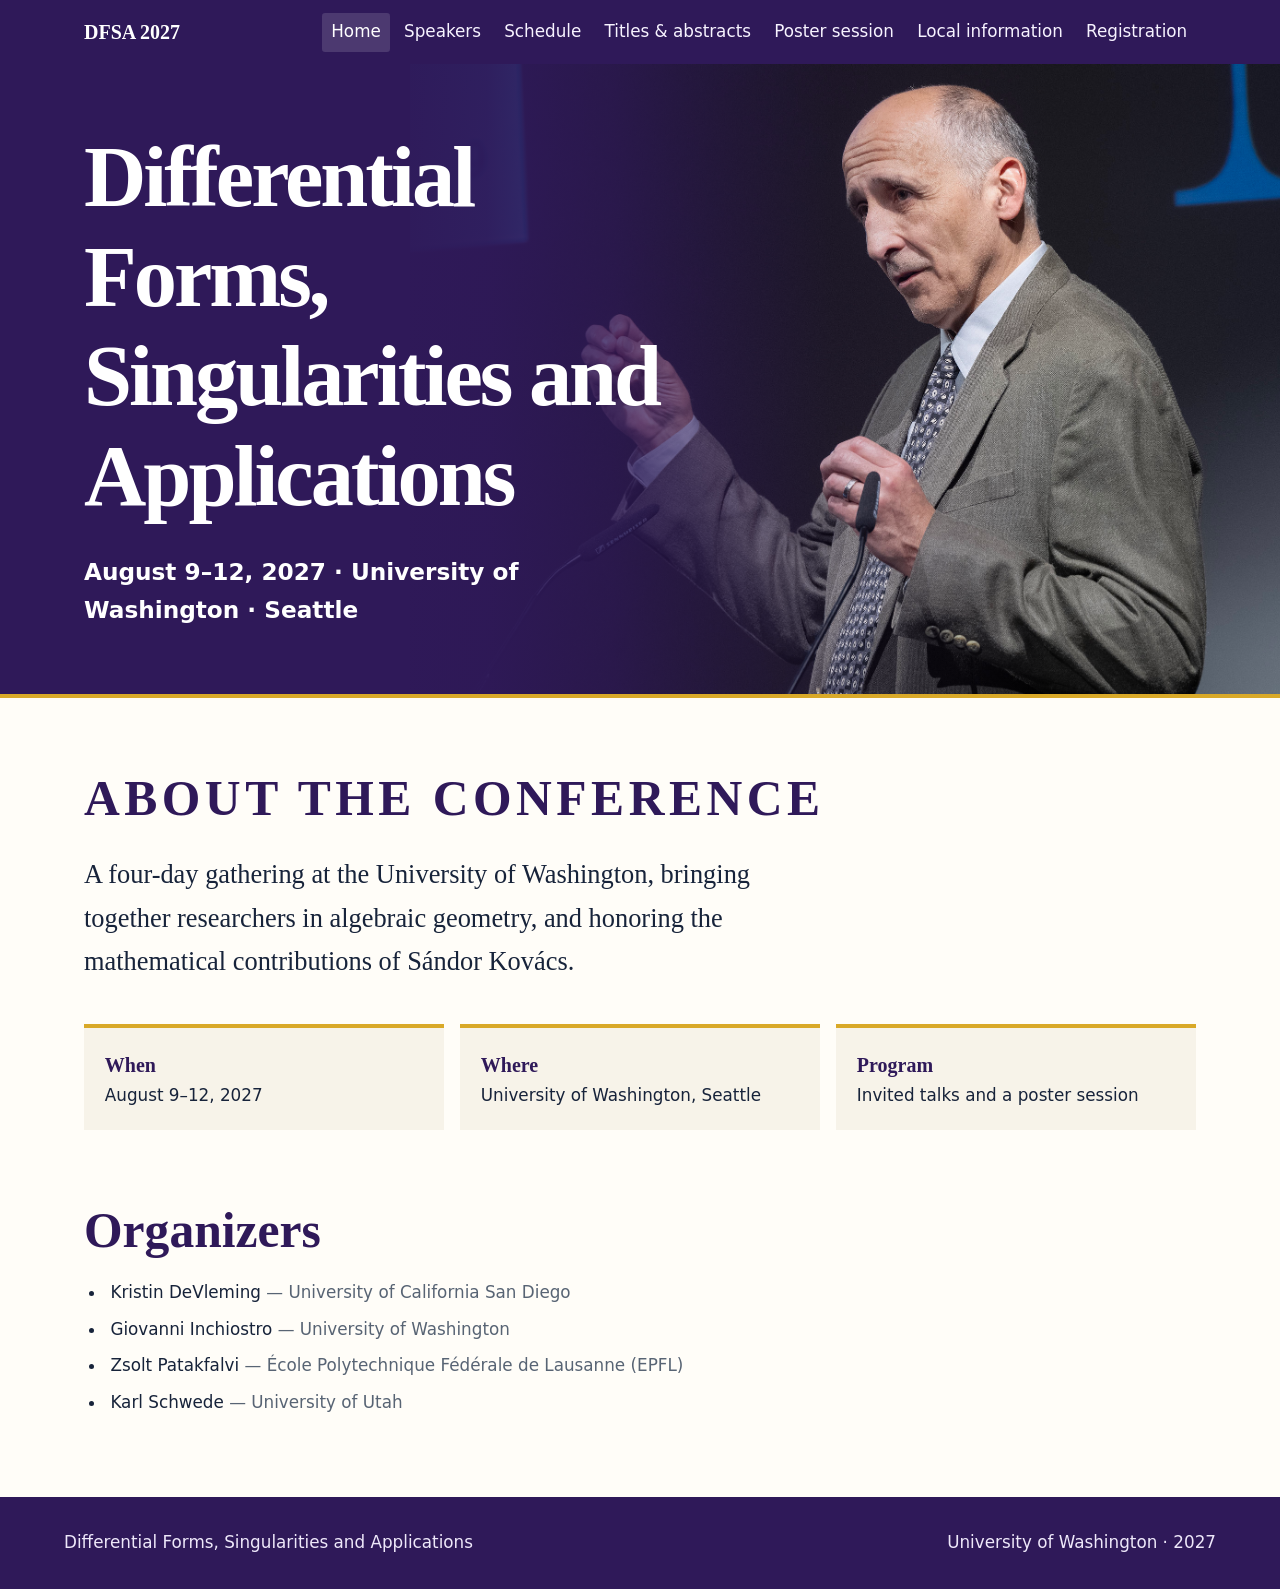
<file: index.html>
<!doctype html>
<html lang="en">
<head>
  <meta charset="utf-8">
  <meta name="viewport" content="width=device-width, initial-scale=1">
  <meta name="description" content="Differential Forms, Singularities and Applications, August 9–12, 2027, at the University of Washington in Seattle.">
  <title>Differential Forms, Singularities and Applications</title>
  <link rel="stylesheet" href="styles.css">
</head>
<body>
  <a class="skip-link" href="#main">Skip to main content</a>
  <header class="site-header">
    <div class="nav-wrap">
      <a class="site-mark" href="index.html" aria-label="Conference home">DFSA 2027</a>
      <nav class="site-nav" aria-label="Main navigation">
        <a class="nav-link" href="index.html" aria-current="page">Home</a>
        <a class="nav-link" href="speakers.html">Speakers</a>
        <a class="nav-link" href="schedule.html">Schedule</a>
        <a class="nav-link" href="abstracts.html">Titles &amp; abstracts</a>
        <a class="nav-link" href="posters.html">Poster session</a>
        <a class="nav-link" href="local.html">Local information</a>
        <a class="nav-link" href="registration.html">Registration</a>
      </nav>
    </div>
  </header>
  <main id="main" class="home-main">
    <section class="hero" aria-labelledby="conference-title">
      <img class="hero-photo" src="assets/KovacsPhotoTalk.jpg" alt="Sándor Kovács giving a talk" fetchpriority="high" width="1920" height="1280">
      <div class="hero-content">
        <h1 id="conference-title">Differential Forms, Singularities and Applications</h1>
        <p class="hero-details">August 9–12, 2027 · University of Washington · Seattle</p>
      </div>
    </section>
    <section class="home-section" aria-labelledby="about-heading">
      <h2 class="eyebrow" id="about-heading">About the conference</h2>
      <p class="lead">A four-day gathering at the University of Washington, bringing together researchers in algebraic geometry, and honoring the mathematical contributions of Sándor Kovács.</p>
      <div class="facts">
        <div class="fact"><strong>When</strong>August 9–12, 2027</div>
        <div class="fact"><strong>Where</strong>University of Washington, Seattle</div>
        <div class="fact"><strong>Program</strong>Invited talks and a poster session</div>
      </div>
    </section>
    <section class="home-section organizers-section" aria-labelledby="organizers-heading">
      <h2 id="organizers-heading">Organizers</h2>
      <ul class="organizer-list">
        <li>Kristin DeVleming <span>University of California San Diego</span></li>
        <li>Giovanni Inchiostro <span>University of Washington</span></li>
        <li>Zsolt Patakfalvi <span>École Polytechnique Fédérale de Lausanne (EPFL)</span></li>
        <li>Karl Schwede <span>University of Utah</span></li>
      </ul>
    </section>
  </main>
  <footer class="site-footer"><div class="footer-inner"><p>Differential Forms, Singularities and Applications</p><p>University of Washington · 2027</p></div></footer>
</body>
</html>
</file>
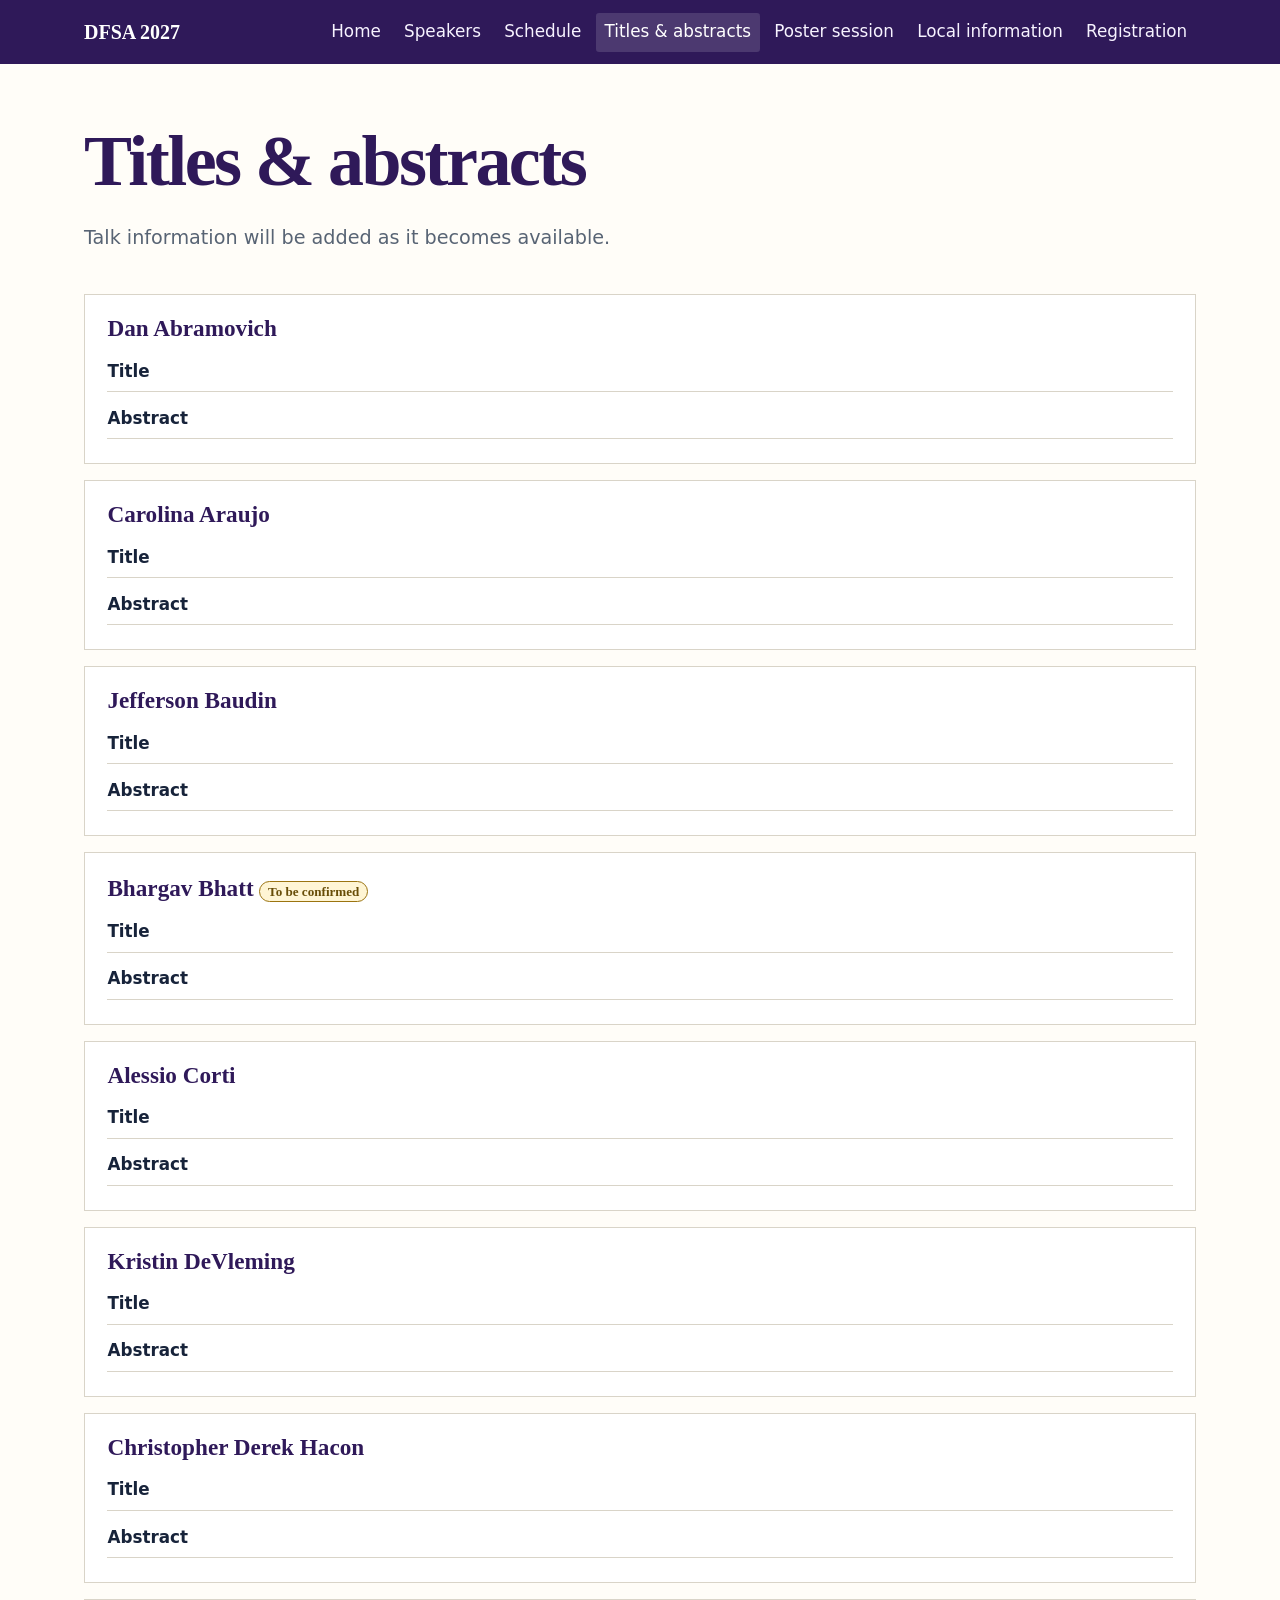
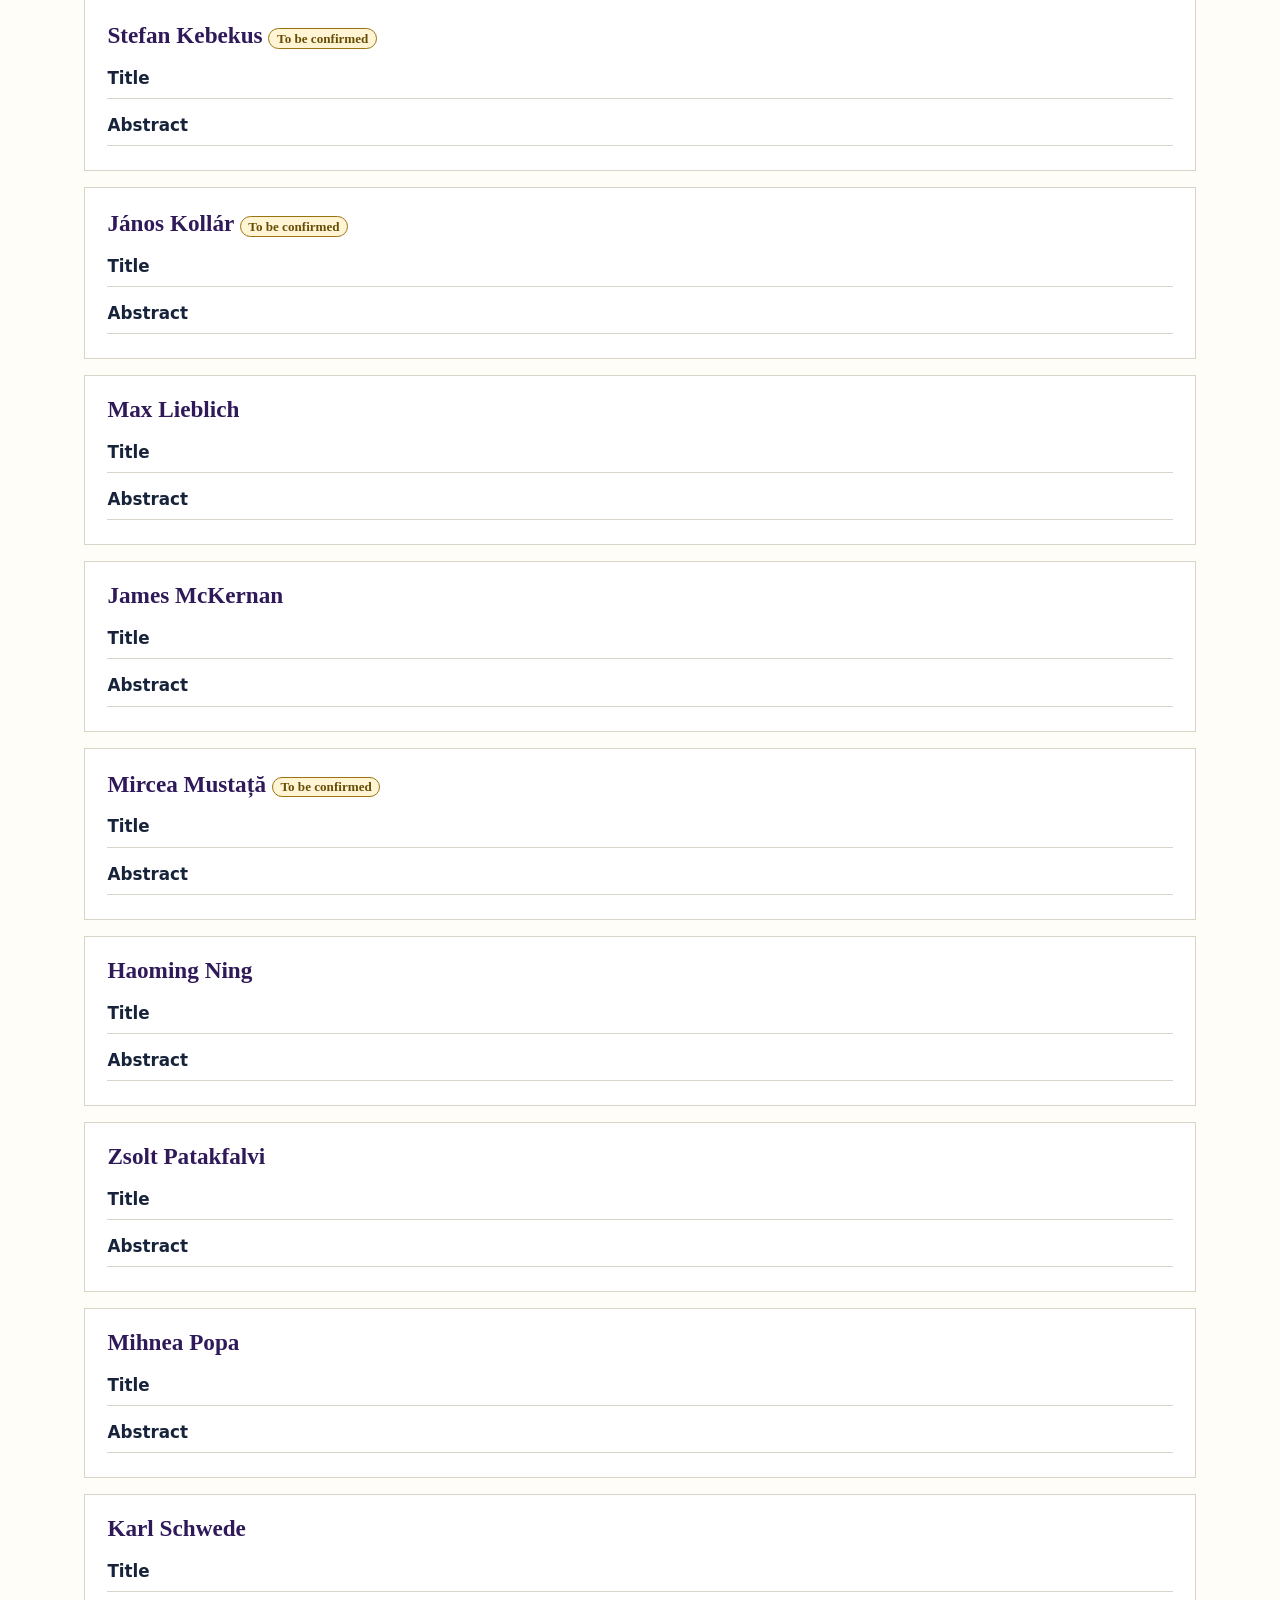
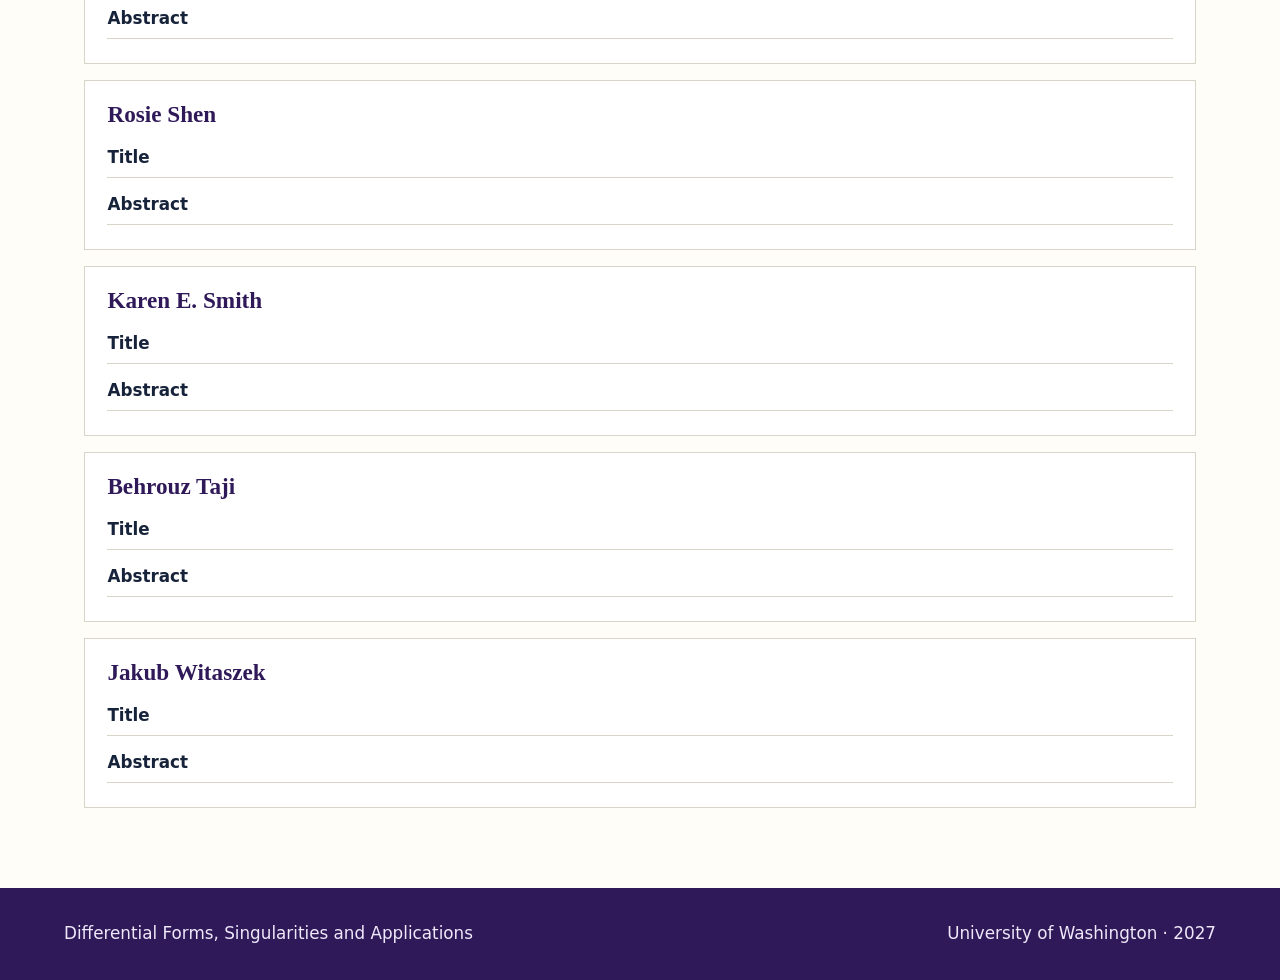
<file: abstracts.html>
<!doctype html>
<html lang="en"><head><meta charset="utf-8"><meta name="viewport" content="width=device-width, initial-scale=1"><meta name="description" content="Talk titles and abstracts for Differential Forms, Singularities and Applications."><title>Titles and abstracts · DFSA 2027</title><link rel="stylesheet" href="styles.css"></head>
<body><a class="skip-link" href="#main">Skip to main content</a><header class="site-header"><div class="nav-wrap"><a class="site-mark" href="index.html" aria-label="Conference home">DFSA 2027</a><nav class="site-nav" aria-label="Main navigation"><a class="nav-link" href="index.html">Home</a><a class="nav-link" href="speakers.html">Speakers</a><a class="nav-link" href="schedule.html">Schedule</a><a class="nav-link" href="abstracts.html" aria-current="page">Titles &amp; abstracts</a><a class="nav-link" href="posters.html">Poster session</a><a class="nav-link" href="local.html">Local information</a><a class="nav-link" href="registration.html">Registration</a></nav></div></header>
<main id="main"><header class="page-intro"><h1>Titles &amp; abstracts</h1><p>Talk information will be added as it becomes available.</p></header>
<div class="abstracts">
<article class="abstract-entry"><h2>Dan Abramovich</h2><p class="blank-field"><strong>Title</strong></p><p class="blank-field"><strong>Abstract</strong></p></article>
<article class="abstract-entry"><h2>Carolina Araujo</h2><p class="blank-field"><strong>Title</strong></p><p class="blank-field"><strong>Abstract</strong></p></article>
<article class="abstract-entry"><h2>Jefferson Baudin</h2><p class="blank-field"><strong>Title</strong></p><p class="blank-field"><strong>Abstract</strong></p></article>
<article class="abstract-entry"><h2>Bhargav Bhatt <span class="status">To be confirmed</span></h2><p class="blank-field"><strong>Title</strong></p><p class="blank-field"><strong>Abstract</strong></p></article>
<article class="abstract-entry"><h2>Alessio Corti</h2><p class="blank-field"><strong>Title</strong></p><p class="blank-field"><strong>Abstract</strong></p></article>
<article class="abstract-entry"><h2>Kristin DeVleming</h2><p class="blank-field"><strong>Title</strong></p><p class="blank-field"><strong>Abstract</strong></p></article>
<article class="abstract-entry"><h2>Christopher Derek Hacon</h2><p class="blank-field"><strong>Title</strong></p><p class="blank-field"><strong>Abstract</strong></p></article>
<article class="abstract-entry"><h2>Stefan Kebekus <span class="status">To be confirmed</span></h2><p class="blank-field"><strong>Title</strong></p><p class="blank-field"><strong>Abstract</strong></p></article>
<article class="abstract-entry"><h2>János Kollár <span class="status">To be confirmed</span></h2><p class="blank-field"><strong>Title</strong></p><p class="blank-field"><strong>Abstract</strong></p></article>
<article class="abstract-entry"><h2>Max Lieblich</h2><p class="blank-field"><strong>Title</strong></p><p class="blank-field"><strong>Abstract</strong></p></article>
<article class="abstract-entry"><h2>James McKernan</h2><p class="blank-field"><strong>Title</strong></p><p class="blank-field"><strong>Abstract</strong></p></article>
<article class="abstract-entry"><h2>Mircea Mustață <span class="status">To be confirmed</span></h2><p class="blank-field"><strong>Title</strong></p><p class="blank-field"><strong>Abstract</strong></p></article>
<article class="abstract-entry"><h2>Haoming Ning</h2><p class="blank-field"><strong>Title</strong></p><p class="blank-field"><strong>Abstract</strong></p></article>
<article class="abstract-entry"><h2>Zsolt Patakfalvi</h2><p class="blank-field"><strong>Title</strong></p><p class="blank-field"><strong>Abstract</strong></p></article>
<article class="abstract-entry"><h2>Mihnea Popa</h2><p class="blank-field"><strong>Title</strong></p><p class="blank-field"><strong>Abstract</strong></p></article>
<article class="abstract-entry"><h2>Karl Schwede</h2><p class="blank-field"><strong>Title</strong></p><p class="blank-field"><strong>Abstract</strong></p></article>
<article class="abstract-entry"><h2>Rosie Shen</h2><p class="blank-field"><strong>Title</strong></p><p class="blank-field"><strong>Abstract</strong></p></article>
<article class="abstract-entry"><h2>Karen E. Smith</h2><p class="blank-field"><strong>Title</strong></p><p class="blank-field"><strong>Abstract</strong></p></article>
<article class="abstract-entry"><h2>Behrouz Taji</h2><p class="blank-field"><strong>Title</strong></p><p class="blank-field"><strong>Abstract</strong></p></article>
<article class="abstract-entry"><h2>Jakub Witaszek</h2><p class="blank-field"><strong>Title</strong></p><p class="blank-field"><strong>Abstract</strong></p></article>
</div></main>
<footer class="site-footer"><div class="footer-inner"><p>Differential Forms, Singularities and Applications</p><p>University of Washington · 2027</p></div></footer></body></html>
</file>
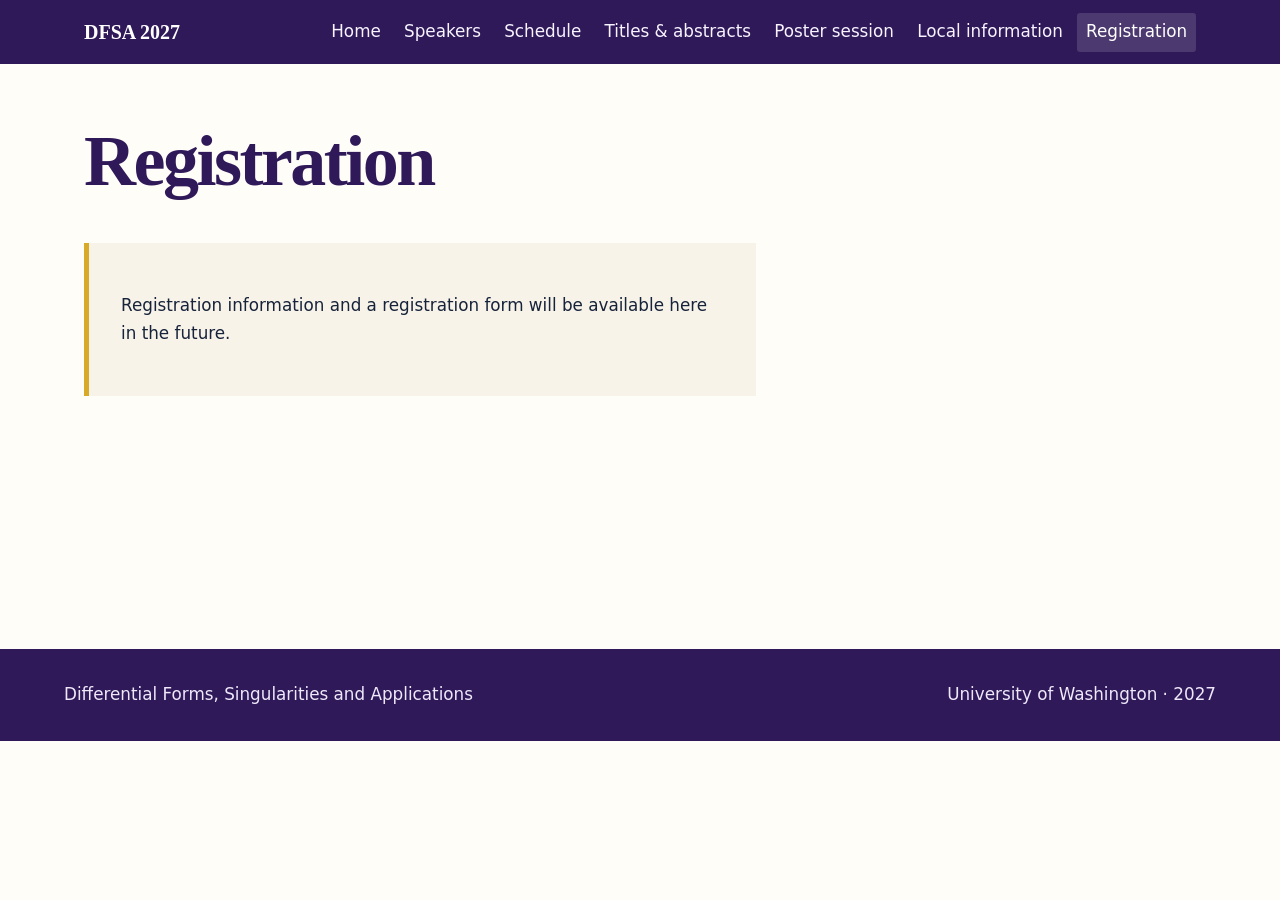
<file: registration.html>
<!doctype html>
<html lang="en">
<head><meta charset="utf-8"><meta name="viewport" content="width=device-width, initial-scale=1"><meta name="description" content="Registration information for Differential Forms, Singularities and Applications."><title>Registration · DFSA 2027</title><link rel="stylesheet" href="styles.css"></head>
<body>
<a class="skip-link" href="#main">Skip to main content</a>
<header class="site-header"><div class="nav-wrap"><a class="site-mark" href="index.html" aria-label="Conference home">DFSA 2027</a><nav class="site-nav" aria-label="Main navigation"><a class="nav-link" href="index.html">Home</a><a class="nav-link" href="speakers.html">Speakers</a><a class="nav-link" href="schedule.html">Schedule</a><a class="nav-link" href="abstracts.html">Titles &amp; abstracts</a><a class="nav-link" href="posters.html">Poster session</a><a class="nav-link" href="local.html">Local information</a><a class="nav-link" href="registration.html" aria-current="page">Registration</a></nav></div></header>
<main id="main"><header class="page-intro"><h1>Registration</h1></header><div class="empty-state"><p>Registration information and a registration form will be available here in the future.</p></div></main>
<footer class="site-footer"><div class="footer-inner"><p>Differential Forms, Singularities and Applications</p><p>University of Washington · 2027</p></div></footer>
</body>
</html>
</file>
<file: styles.css>
:root {
  --ink: #17233a;
  --muted: #586474;
  --cream: #f7f3e9;
  --paper: #fffdf8;
  --gold: #d9a928;
  --purple: #4b2e83;
  --purple-dark: #2f1959;
  --line: #d9d4c8;
  --max-width: 72rem;
}

* { box-sizing: border-box; }

html { scroll-behavior: smooth; }

body {
  margin: 0;
  color: var(--ink);
  background: var(--paper);
  font-family: Inter, ui-sans-serif, system-ui, -apple-system, BlinkMacSystemFont, "Segoe UI", sans-serif;
  font-size: 1.05rem;
  line-height: 1.65;
}

a { color: #3f2675; text-underline-offset: .18em; }
a:hover { text-decoration-thickness: .14em; }
:focus-visible { outline: .2rem solid var(--gold); outline-offset: .2rem; }

.skip-link {
  position: absolute;
  left: 1rem;
  top: -5rem;
  z-index: 10;
  padding: .7rem 1rem;
  color: white;
  background: var(--purple-dark);
}
.skip-link:focus { top: 1rem; }

.site-header { background: var(--purple-dark); color: white; }
.nav-wrap {
  max-width: var(--max-width);
  margin: auto;
  padding: .8rem 1.25rem;
  display: flex;
  align-items: center;
  justify-content: space-between;
  gap: 1.5rem;
}
.site-mark { color: white; font-family: Georgia, serif; font-size: 1.25rem; font-weight: 700; text-decoration: none; }
.site-nav { display: flex; flex-wrap: wrap; gap: .2rem .35rem; }
.nav-link { padding: .35rem .55rem; color: #f7f3ff; text-decoration: none; border-radius: .2rem; }
.nav-link:hover, .nav-link[aria-current="page"] { background: rgba(255,255,255,.14); color: white; }

.hero {
  position: relative;
  isolation: isolate;
  overflow: hidden;
  min-height: 34rem;
  display: grid;
  grid-template-columns: minmax(0, 1.2fr) minmax(0, 1fr);
  align-items: center;
  background: var(--purple-dark);
  border-bottom: .25rem solid var(--gold);
}
.hero-photo { position: absolute; right: -4%; width: 72%; height: 100%; object-fit: cover; object-position: 60% 20%; z-index: -2; }
.hero::after { content: ""; position: absolute; inset: 0; z-index: -1; background: linear-gradient(90deg, #2f1959 0%, #2f1959 28%, rgba(47,25,89,.96) 38%, rgba(47,25,89,.78) 48%, rgba(47,25,89,.18) 65%, transparent 82%); pointer-events: none; }
.hero-content { position: relative; grid-column: 1; width: 100%; min-width: 0; padding: 4rem 2rem 4rem max(1.25rem, calc((100vw - var(--max-width)) / 2 + 1.25rem)); color: white; overflow-wrap: anywhere; }
.eyebrow { margin: 0 0 .5rem; color: #f6d978; font-weight: 750; letter-spacing: .09em; text-transform: uppercase; }
h1, h2, h3 { font-family: Georgia, "Times New Roman", serif; line-height: 1.15; }
h1 { max-width: 14ch; margin: 0; font-size: clamp(2.7rem, 7vw, 5.4rem); letter-spacing: -.035em; }
.hero-details { margin: 1.7rem 0 0; font-size: clamp(1.15rem, 2vw, 1.45rem); font-weight: 650; }

main:not(.home-main) { max-width: var(--max-width); min-height: 65vh; margin: auto; padding: 3.5rem 1.25rem 5rem; }
.page-intro { max-width: 48rem; margin-bottom: 2.5rem; }
.page-intro h1 { max-width: none; color: var(--purple-dark); font-size: clamp(2.5rem, 6vw, 4.5rem); }
.page-intro p { font-size: 1.2rem; color: var(--muted); }

.home-section { max-width: var(--max-width); margin: auto; padding: 4.5rem 1.25rem; }
.home-section h2 { margin: 0 0 1rem; color: var(--purple-dark); font-size: clamp(2rem, 4vw, 3.1rem); }
.lead { max-width: 46rem; font-family: Georgia, serif; font-size: clamp(1.3rem, 2.5vw, 1.65rem); }
.facts { display: grid; grid-template-columns: repeat(3, 1fr); gap: 1rem; margin: 2.5rem 0 0; }
.fact { padding: 1.3rem; border-top: .3rem solid var(--gold); background: var(--cream); }
.fact strong { display: block; color: var(--purple-dark); font-family: Georgia, serif; font-size: 1.25rem; }
.organizers-section { padding-top: 0; }
.organizers-section h2 { margin-bottom: 1.25rem; }
.organizer-list { max-width: 46rem; margin: 0; padding-left: 1.4rem; }
.organizer-list li { margin: .55rem 0; padding-left: .25rem; }
.organizer-list span { color: var(--muted); }
.organizer-list span::before { content: " — "; }

.speaker-list { min-width: 0; display: grid; grid-template-columns: repeat(auto-fit, minmax(20rem, 1fr)); gap: .8rem; padding: 0; list-style: none; }
.speaker-card { min-width: 0; min-height: 9.5rem; padding: 1.15rem; border: 1px solid var(--line); border-left: .3rem solid var(--purple); background: white; display: flex; align-items: center; gap: 1.15rem; }
.speaker-card > div { min-width: 0; }
.speaker-card h2 { margin: 0; font-size: 1.3rem; }
.speaker-card h2 a { color: var(--purple-dark); overflow-wrap: anywhere; }
.speaker-photo { width: 7rem; height: 7rem; flex: 0 0 7rem; border-radius: 50%; object-fit: cover; object-position: center top; background: var(--cream); }
.speaker-photo-center { object-position: center; }
.affiliation { margin: .4rem 0 0; color: var(--muted); line-height: 1.4; overflow-wrap: anywhere; }
.status { display: inline-block; margin-top: .5rem; padding: .12rem .48rem; border: 1px solid #9b7410; border-radius: 1rem; color: #684d07; background: #fff5d4; font-size: .82rem; font-weight: 750; }

.table-scroll { overflow-x: auto; border: 1px solid var(--line); }
table { width: 100%; min-width: 44rem; border-collapse: collapse; background: white; }
caption { padding: .85rem; text-align: left; color: var(--muted); font-size: .92rem; }
th, td { padding: .85rem 1rem; border: 1px solid var(--line); text-align: left; vertical-align: top; }
thead th { color: white; background: var(--purple-dark); }
tbody th { width: 8.5rem; color: var(--purple-dark); background: var(--cream); }
.unassigned { color: var(--muted); font-style: italic; }

.abstracts { display: grid; gap: 1rem; }
.abstract-entry { padding: 1.25rem 1.4rem 1.5rem; border: 1px solid var(--line); background: white; }
.abstract-entry h2 { margin: 0 0 1rem; color: var(--purple-dark); font-size: 1.45rem; }
.blank-field { min-height: 2rem; margin: .8rem 0 0; padding-bottom: .35rem; border-bottom: 1px solid var(--line); }
.blank-field strong { display: inline-block; min-width: 5rem; }
.empty-state { max-width: 42rem; padding: 2rem; border-left: .35rem solid var(--gold); background: var(--cream); }
.info-section { max-width: 46rem; margin-top: 2.5rem; padding-top: .5rem; border-top: .25rem solid var(--gold); }
.info-section h2 { color: var(--purple-dark); font-size: 1.8rem; }
.notice { padding: .9rem 1rem; border-left: .3rem solid var(--gold); background: var(--cream); }

.site-footer { padding: 2rem 1.25rem; color: #eee8fa; background: var(--purple-dark); }
.footer-inner { max-width: var(--max-width); margin: auto; display: flex; justify-content: space-between; gap: 1rem; flex-wrap: wrap; }
.site-footer p { margin: 0; }
.site-footer a { color: white; }

@media (max-width: 48rem) {
  .nav-wrap { align-items: flex-start; flex-direction: column; gap: .55rem; }
  .site-nav { margin-left: -.55rem; }
  .hero { min-height: 0; grid-template-columns: 1fr; }
  .hero-photo { position: static; width: 100%; height: clamp(18rem, 65vw, 30rem); object-position: 60% 20%; }
  .hero::after { display: none; }
  .hero-content { padding: 1.5rem 1.25rem 2.5rem; }
  .hero-content::before { content: ""; position: absolute; left: 0; right: 0; top: -5rem; height: 5rem; background: linear-gradient(transparent, var(--purple-dark)); pointer-events: none; }
  .facts { grid-template-columns: 1fr; }
  .speaker-list { grid-template-columns: 1fr; }
}

@media (prefers-reduced-motion: reduce) { html { scroll-behavior: auto; } }
@media print { .site-nav, .skip-link { display: none; } .site-header { color: black; background: white; } .site-mark { color: black; } }
</file>
